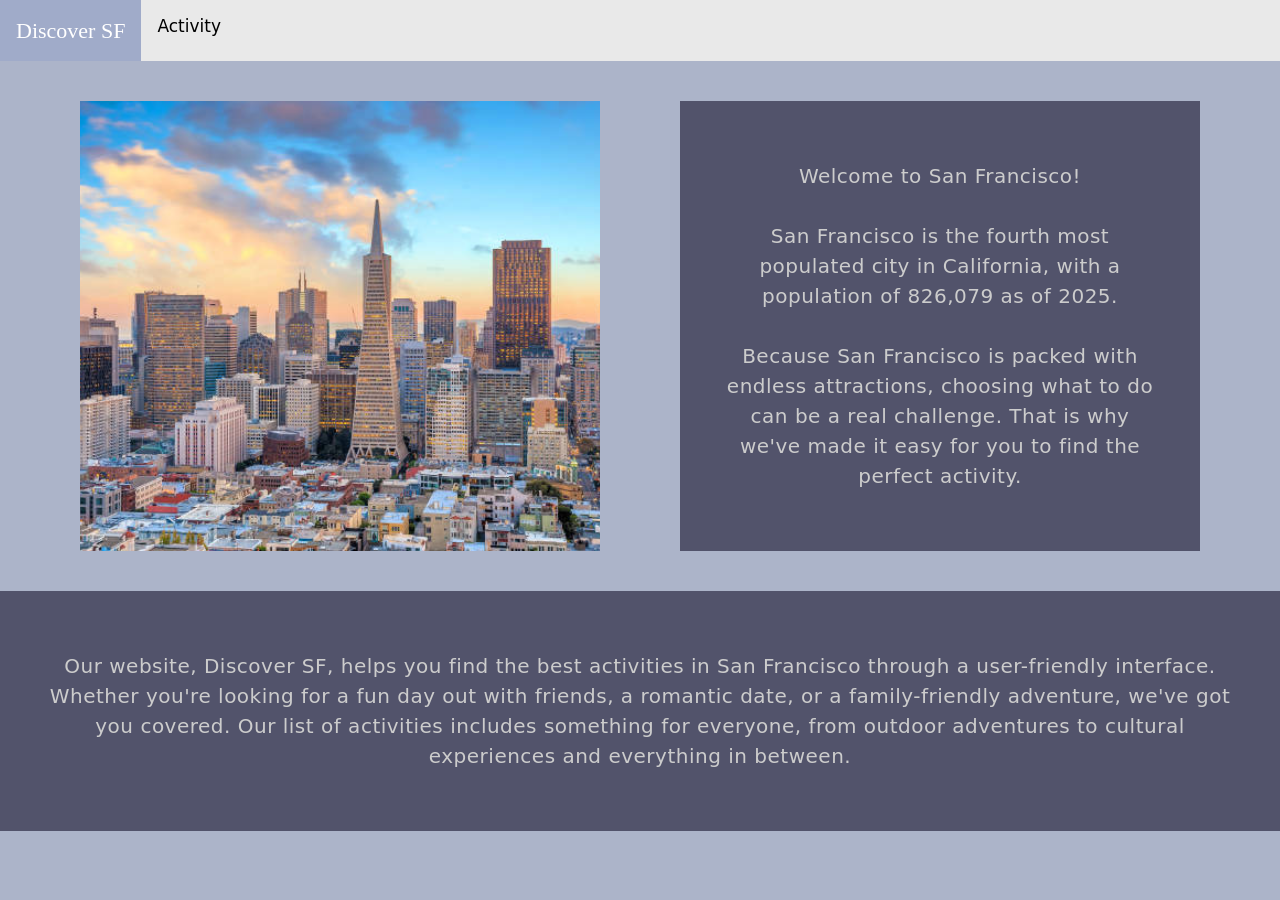
<file: index.html>
<!DOCTYPE html>
<html lang="en">
    <head>
        <meta charset="UTF-8">
        <meta name="viewport" content="width=device-width, initial-scale=1.0">
        <link href="https://cdn.jsdelivr.net/npm/bootstrap@5.3.8/dist/css/bootstrap.min.css" rel="stylesheet" integrity="sha384-sRIl4kxILFvY47J16cr9ZwB07vP4J8+LH7qKQnuqkuIAvNWLzeN8tE5YBujZqJLB" crossorigin="anonymous">
        <link rel="stylesheet" href="style.css">
        <title>Discover SF</title>
    </head>

    <body>
        <div class="topnav">
            <a class="active" href="index.html">Discover SF</a>
            <a href="activity.html">Activity</a>
        <!--    <input type="text" placeholder="Search"> -->
        </div>
        <div class="row">
            <div class="column">
                <img src="skyline.jpg" alt="skyline" style="width:100%">
            </div>
            <div class="column">
                <h6>Welcome to San Francisco!<br><br>San Francisco is the fourth most populated city in California, with a population of 826,079 as of 2025.
                <br><br>Because San Francisco is packed with endless attractions, choosing what to do can be a real challenge. That is why we've made it easy for you to find the perfect activity.</h6>
            </div>
        </div>
        <h5>Our website, Discover SF, helps you find the best activities in San Francisco through a user-friendly interface. Whether you're looking for a fun day out with friends, a romantic date, or a family-friendly adventure, we've got you covered. Our list of activities includes something for everyone, from outdoor adventures to cultural experiences and everything in between.</h5>     
        <script src="https://cdn.jsdelivr.net/npm/bootstrap@5.3.8/dist/js/bootstrap.bundle.min.js" integrity="sha384-FKyoEForCGlyvwx9Hj09JcYn3nv7wiPVlz7YYwJrWVcXK/BmnVDxM+D2scQbITxI" crossorigin="anonymous"></script>
    </body>
</html>
</file>
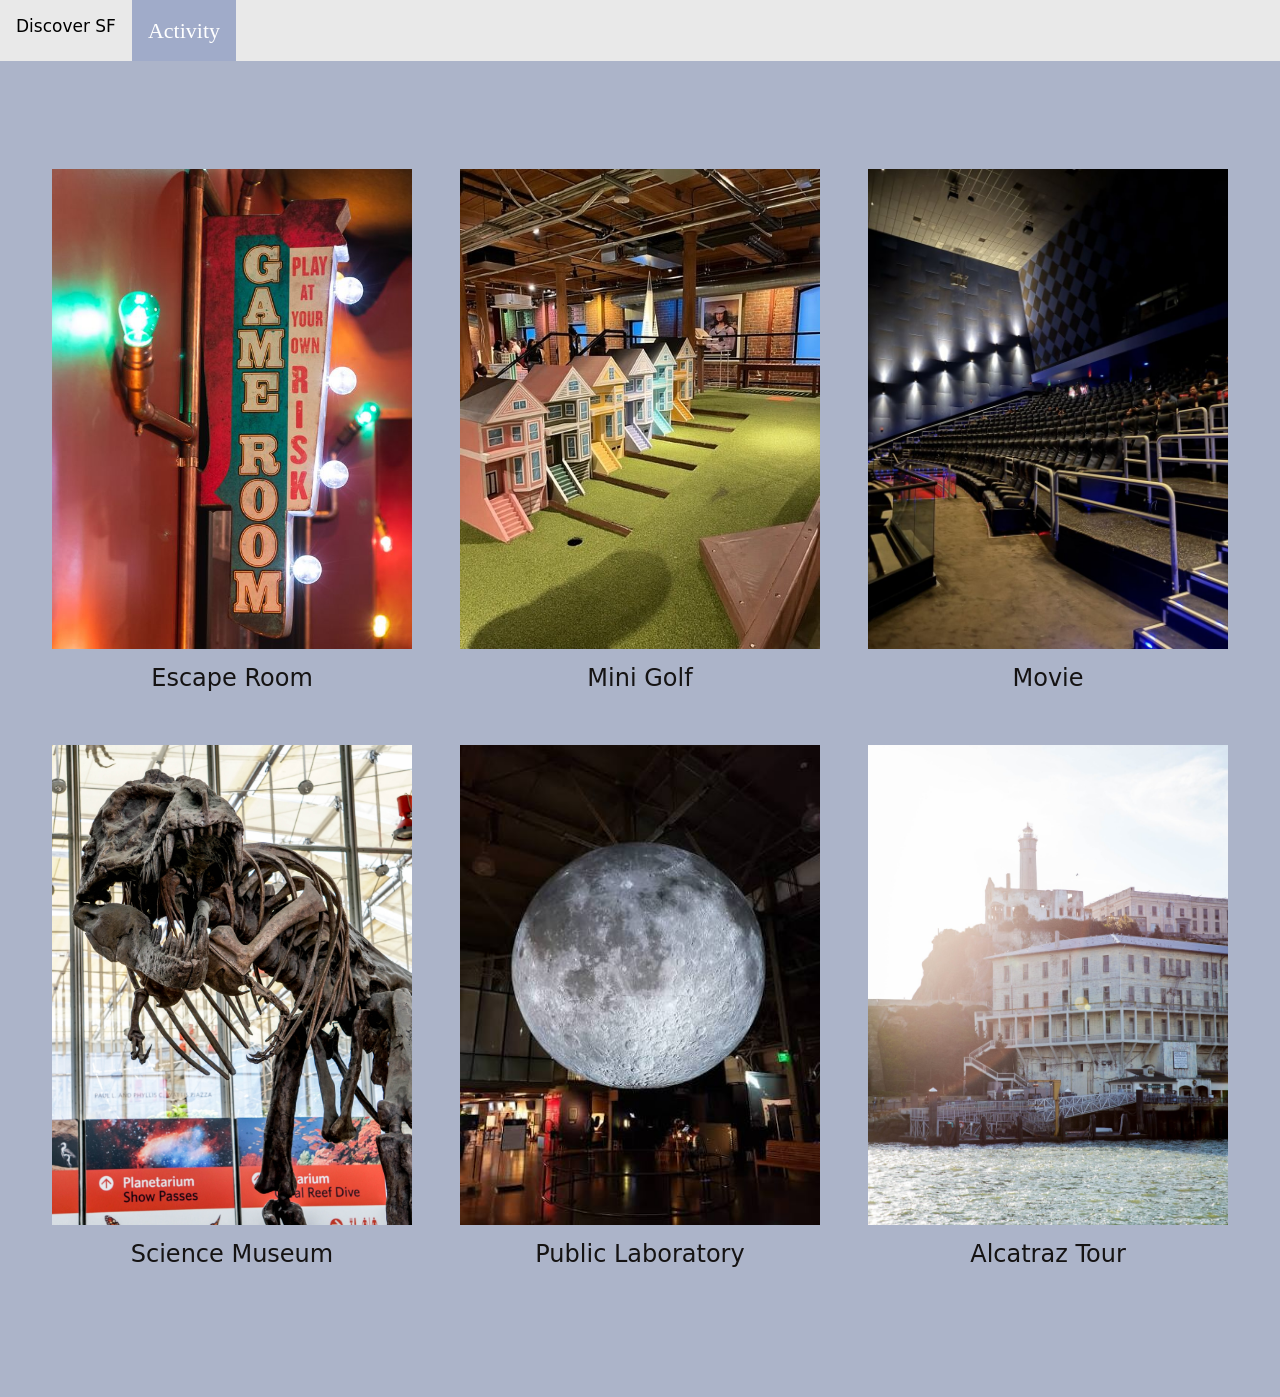
<file: activity.html>
<!DOCTYPE html>
<html lang="en">
    <head>
        <meta charset="UTF-8">
        <meta name="viewport" content="width=device-width, initial-scale=1.0">
        <link href="https://cdn.jsdelivr.net/npm/bootstrap@5.3.8/dist/css/bootstrap.min.css" rel="stylesheet" integrity="sha384-sRIl4kxILFvY47J16cr9ZwB07vP4J8+LH7qKQnuqkuIAvNWLzeN8tE5YBujZqJLB" crossorigin="anonymous">
        <link rel="stylesheet" href="style.css">
        <title>Discover SF</title>
    </head>

    <body>
        <div class="topnav">
            <!-- Kept the exact same matching links -->
            <a href="index.html">Discover SF</a>
            <a class="active" href="activity.html">Activity</a>
        <!--    <input type="text" placeholder="Search"> -->
        </div>
        <section id="catalog">
            <div class="section-header"></div>
            <!-- All cards must live inside this single wrapper -->
            <div id="card-grid">

                <!-- Card 1: Escape Room -->
                <div class="container">
                <img src="gameroom (1).jpg" alt="game" class="image">
                <h4>Escape Room</h4>
                <div class="overlay">
                    <div class="text">
                    <a class="escape" href="https://palace-games.com/our-games/" target="_blank">Palace Games</a>
                    <p>Cost: $425 for 4-8 players</p>
                    <p>Duration: 80-120 minutes of an immersive experience</p>
                    <p>Hours:<br>Mon-Fri 9am-9pm<br>Sat-Sun 8:30am-11pm</p>
                    <p>Location: 3362 Palace Dr San Francisco, CA 94123</p>
                    </div>
                </div>
                </div>

                <!-- Card 2: Mini Golf -->
                <div class="container">
                <img src="golf.jpg" alt="mini golf" class="image">
                <h4>Mini Golf</h4>
                <div class="overlay">
                    <div class="text">
                    <a class="golf" href="https://www.subparminigolf.com/" target="_blank">Subpar Miniature Golf</a>
                    <p>Cost: $34 for 2 players</p>
                    <p>Duration: 90 minutes of playtime</p>
                    <p>Hours:<br>Mon-Thu 11am-9pm<br>Fri & Sat 11am-11pm<br>Sun 10am-9pm</p>
                    <p>Location: 900 North Point St Ste F-201 San Francisco, CA 94109</p>
                    </div>
                </div>
                </div>

                <!-- Card 3: Movie -->
                <div class="container">
                <img src="movie.jpg" alt="movie" class="image">
                <h4>Movie</h4>
                <div class="overlay">
                    <div class="text">
                    <a class="movie" href="https://www.amctheatres.com/movie-theatres/san-francisco/amc-metreon-16" target="_blank">AMC Metreon 16</a>
                    <p>Cost: $15-$20+ for 1 ticket, can buy up to 10 tickets</p>
                    <p>Duration: 2-3 hours</p>
                    <p>Hours:<br>Mon-Sun 11am-11pm</p>
                    <p>Location: 135 4th St #3000, San Francisco, CA 94103</p>
                    </div>
                </div>
                </div>

                <!-- Card 4: Science Museum -->
                <div class="container">
                <img src="bones.jpg" alt="Science Museum" class="image">
                <h4>Science Museum</h4>
                <div class="overlay">
                    <div class="text">
                    <a class="museume" href="https://www.calacademy.org/" target="_blank">California Academy of Science</a>
                    <p>Cost: $49 for adult, $45 for youth, $39 for child</p>
                    <p>Hours:<br>Mon-Sat 9:30am-5pm<br>Sun 11am-5pm <br><br> Nightlife (21+):<br> Thurs 6-10pm</p>
                    <p>Location: California Academy of Sciences, 55 Music Concourse Dr, San Francisco, CA 94118</p>
                    </div>
                </div>
                </div>

                <!-- Card 5: Public Laboratory -->
                <div class="container">
                <img src="images.jpg" alt="Public Laboratory" class="image">
                <h4>Public Laboratory</h4>
                <div class="overlay">
                    <div class="text">
                    <a class="museume" href="https://www.exploratorium.edu/visit?gad_source=1&gad_campaignid=17630272269&gbraid=0AAAAAC9VsrPRldt1nyLluaSRHg9ZSNMr-&gclid=CjwKCAjws_DTBhB_EiwAXZknGRnqxbuN40w5dzSmBlSTjvil4IqXe1I_yRolix88bLLPiJnkAr7fnRoC8zkQAvD_BwE" target="_blank">Exploratorium</a>
                    <p>Cost: $40 for adult, $30 for youth, students, seniors, and people with disabilities</p>
                    <p>Hours:<br>Mon Closed<br>Tues-Wed 10am-5pm<br>Thurs 10am-10pm<br>Fri-Sat 10am-5pm<br>Sun 12pm-5pm</p>
                    <p>Location: Pier 15 Embarcadero at, Green St, San Francisco, CA 94111</p>
                    </div>
                </div>
                </div>

                <!-- Card 6: Alcatraz Tour -->
                <div class="container">
                <img src="tour.jpg" alt="Alcatraz" class="image">
                <h4>Alcatraz Tour</h4>
                <div class="overlay">
                    <div class="text">
                    <a class="tour" href="https://alcatrazcitycruises.com/tickets/alcatraz-day-tour" target="_blank">Alcatraz Day Tour</a>
                    <p>Cost: $48 per person</p>
                    <p>Duration: 2-3 hours tour</p>
                    <p>Hours:<br>Tues-Sat 7:45am-7:35pm<br>Mon & Sun 7:45am-4:20pm</p>
                    <p>Location: 31 San Francisco Pier 33 - Alcatraz Island, San Francisco, CA 94124</p>
                    </div>
                </div>
                </div>

            </div> <!-- End #card-grid -->
            </section>
        <script src="https://cdn.jsdelivr.net/npm/bootstrap@5.3.8/dist/js/bootstrap.bundle.min.js" integrity="sha384-FKyoEForCGlyvwx9Hj09JcYn3nv7wiPVlz7YYwJrWVcXK/BmnVDxM+D2scQbITxI" crossorigin="anonymous"></script>
    </body>
    </html>
</file>
<file: style.css>
.topnav {
  overflow: hidden;
  background-color: rgb(233, 233, 233);
}

/* Style the links inside the navigation bar */
.topnav a {
  float: left;
  display: block;
  color: black;
  text-align: center;
  padding: 14px 16px;
  text-decoration: none;
  font-size: 17px;
}

/* Change the color of links on hover */
.topnav a:hover {
  background-color: #ddd;
  color: black;
}

/* Style the "active" element to highlight the current page */
.topnav a.active {
  background-color: rgb(160, 171, 201);
  color: white;
  font-family: 'Brush Script MT ', cursive;
  font-size: 22px;
}

/* Style the search box inside the navigation bar */
.topnav input[type=text] {
  float: right;
  padding: 6px;
  border: none;
  margin-top: 8px;
  margin-right: 16px;
  font-size: 17px;
}

/* When the screen is less than 600px wide, stack the links and the search field vertically instead of horizontally */
@media screen and (max-width: 600px) {
  .topnav a, .topnav input[type=text] {
    float: none;
    display: block;
    text-align: left;
    width: 100%;
    margin: 0;
    padding: 14px;
  }
  .topnav input[type=text] {
    border: 1px solid #ccc;
  }
}

body {
  background-color: rgb(172, 180, 201);
  margin: 0;
}

/* Individual card styling */
.container {
  position: relative; /* Essential to keep .overlay constrained to this card */
  display: flex;
  flex-direction: column;
  height: auto; /* Force grid child elements to match tallest card */
  overflow: hidden;
}

/* Card images scaling uniformly */
.image {
  width: 100%;
  height: 480px;
  object-fit: cover; /* Crops image cleanly without distortion */
}

.overlay {
  position: absolute;
  top: 0;
  bottom: 0;
  left: 0;
  right: 0;
  height: 100%;
  width: 100%;
  opacity: 0;
  transition: .5s ease;
  background-color: #6d626a;
}

.container:hover .overlay {
  opacity: 1;
}

h4 {
  color: rgb(21, 19, 19);
  text-align: center;
  padding-top: 15px;
  padding-bottom: 20px;
}

.text {
  color: white;
  font-size: 15px;
  position: absolute;
  top: 50%;
  left: 50%;
  -webkit-transform: translate(-50%, -50%);
  -ms-transform: translate(-50%, -50%);
  transform: translate(-50%, -50%);
  text-align: center;
}

/* Parent container layout */
#card-grid {
  display: grid;
  /* Automatically forms equal columns based on space; changes rows dynamically */
  grid-template-columns: repeat(auto-fit, minmax(300px, 1fr));
  gap: 24px;
  padding: 20px;
}

#catalog {
  padding: 3.5rem 1.25rem 5rem;
  max-width: 1280px;
  margin: 0 auto;
}

.section-header {
  display: flex;
  align-items: flex-end;
  justify-content: space-between;
  flex-wrap: wrap;
  gap: 1rem;
  margin-bottom: 2rem;
}

.escape {
  text-decoration: none;
  font-size: 20px;
  padding-bottom: 15px;
}

.golf {
  text-decoration: none;
  font-size: 20px;
  padding-bottom: 15px;
}

.movie {
  text-decoration: none;
  font-size: 20px;
  padding-bottom: 15px;
}

.museume {
  text-decoration: none;
  font-size: 20px;
  padding-bottom: 15px;
}

.tour {
  text-decoration: none;
  font-size: 20px;
  padding-bottom: 15px;
}

p {
  font-size: 15px;
  text-align: left;
  line-height: 1.5;
  letter-spacing: 0.5px;
}

.row {
  display: flex;
  align-items: stretch;
  width: 100%;
  max-width: 1200px;
  margin: 0 auto;
}

.column {
  flex: 1;
  display: flex;
  flex-direction: column;
  padding: 40px;
}

.column img {
  width: 100%;
  height: 100%;
  object-fit: cover;
  display: block;
}

h6 {
  text-align: center;
  color: #ccc;
  font-size: 20px;
  padding: 60px 40px; 
  background-color: rgba(10, 5, 32, 0.55);
  margin: 0;
  height: 100%;
  display: flex;
  align-items: center;
  box-sizing: border-box;
  line-height: 1.5;
  letter-spacing: 0.5px;
}

h5{
  text-align: center;
  color: #ccc;
  font-size: 20px;
  padding: 60px 40px; 
  background-color: rgba(10, 5, 32, 0.55);
  margin: 0;
  height: 100%;
  display: flex;
  align-items: center;
  box-sizing: border-box;
  line-height: 1.5;
  letter-spacing: 0.5px;
}
</file>
